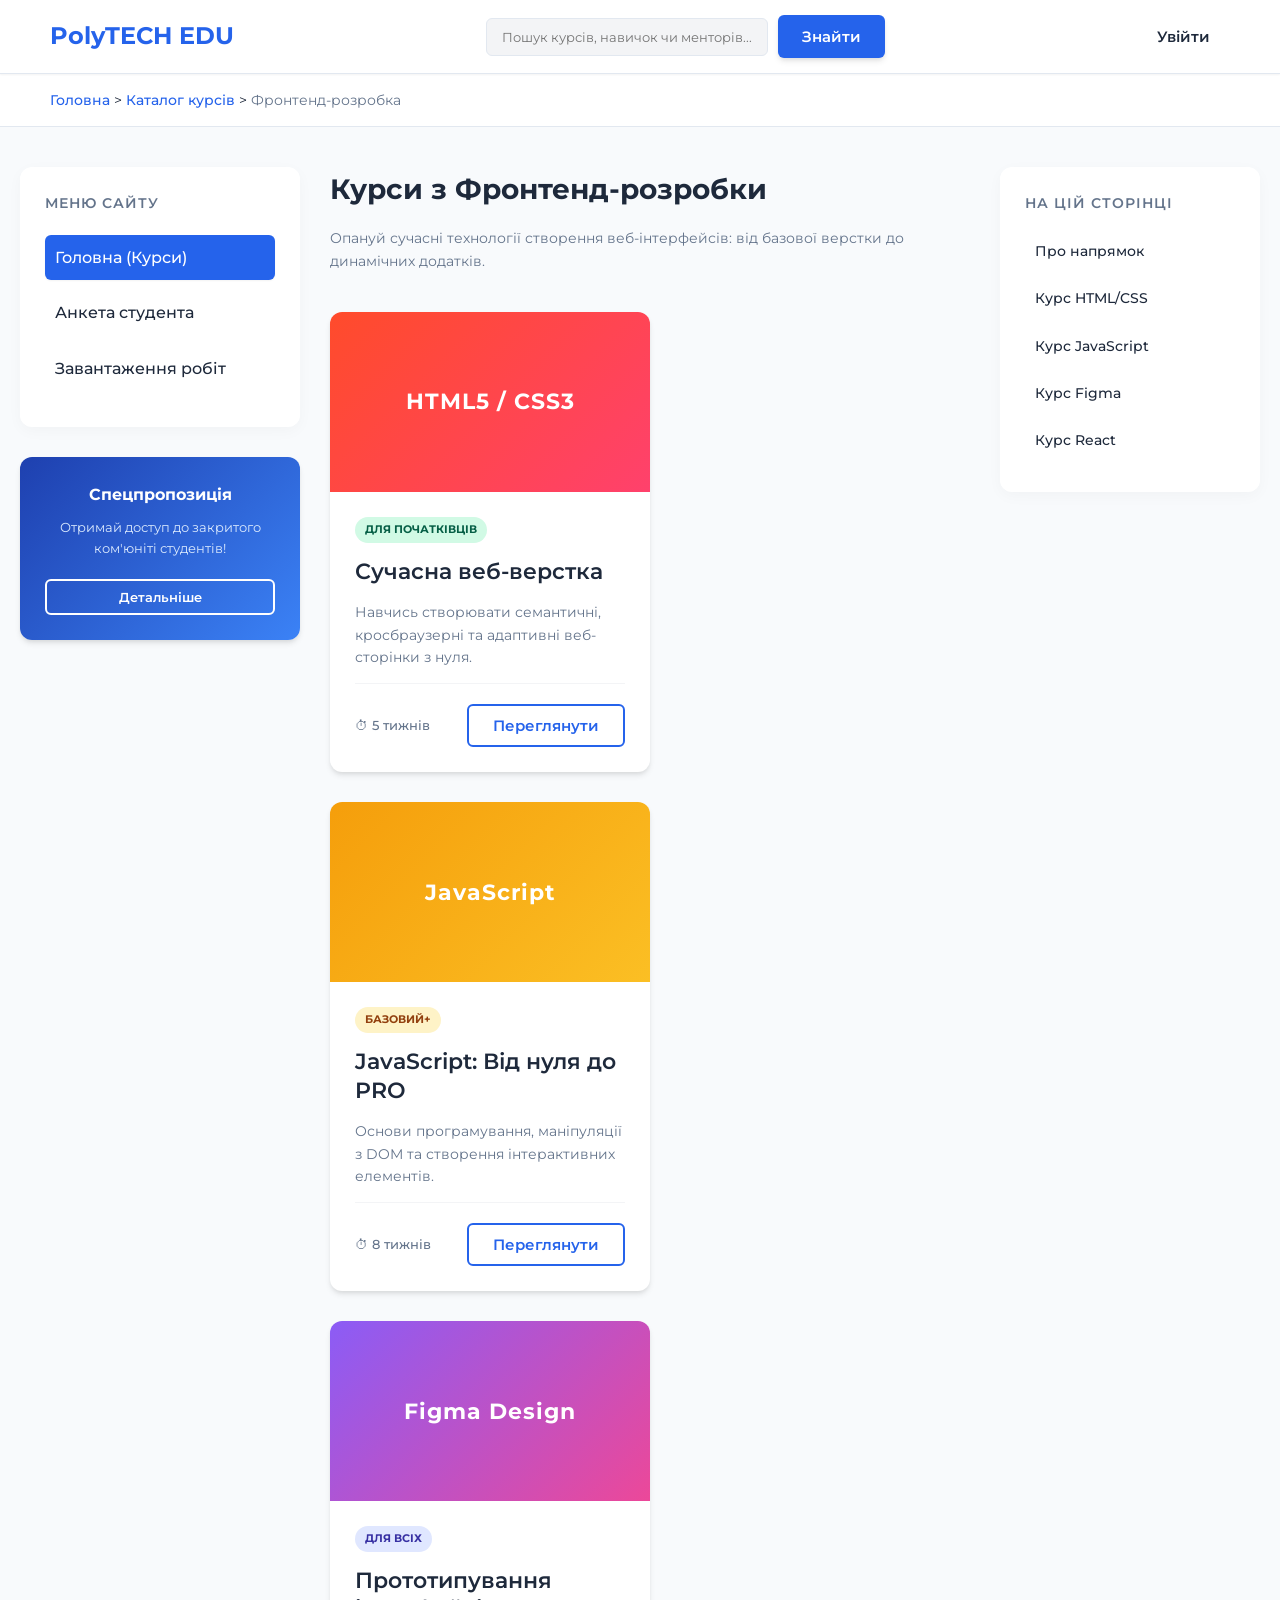
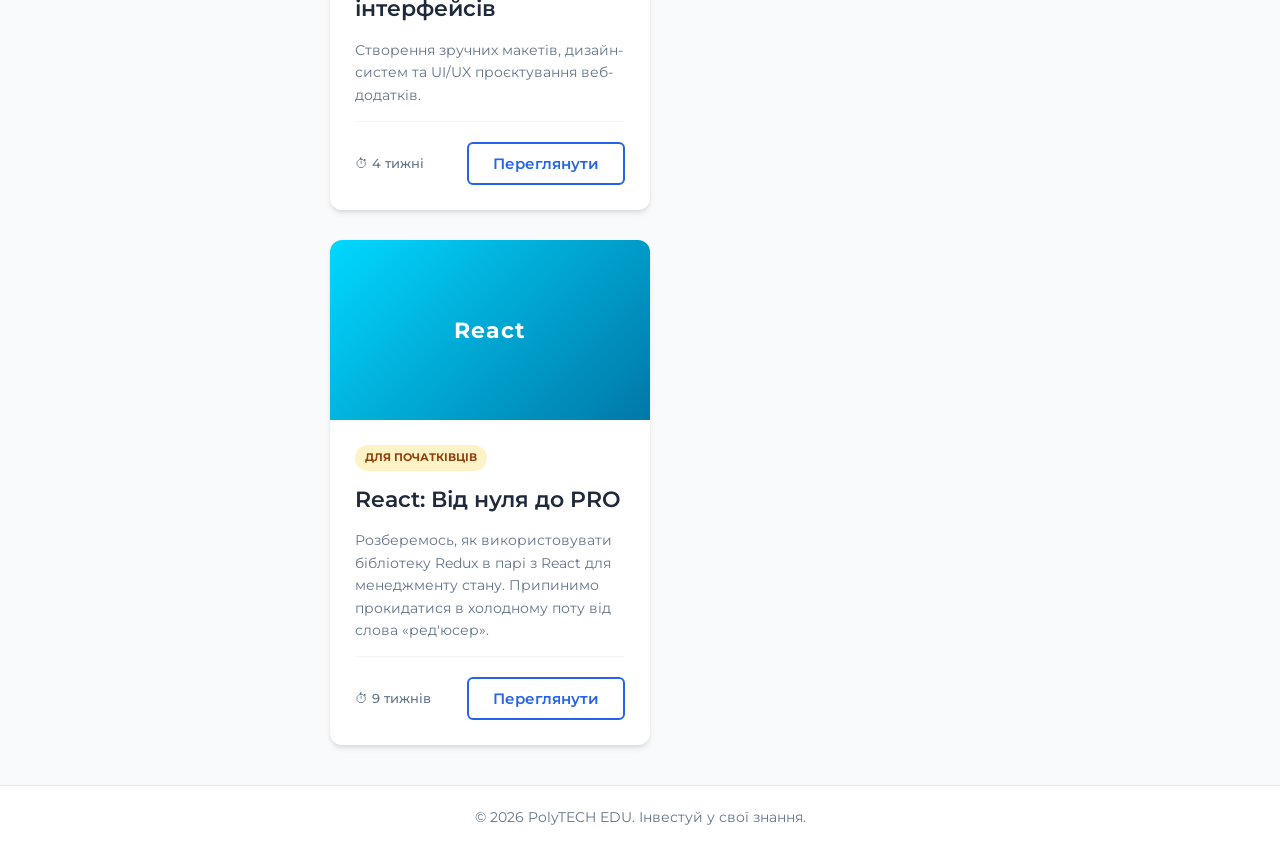
<file: index.html>
<!DOCTYPE html>
<html lang="uk">
<head>
    <meta charset="UTF-8">
    <meta name="viewport" content="width=device-width, initial-scale=1.0">
    <title>PolyTECH EDU - Платформа сучасних знань</title>
    <link rel="preconnect" href="https://fonts.googleapis.com">
    <link rel="preconnect" href="https://fonts.gstatic.com" crossorigin>
    <link href="https://fonts.googleapis.com/css2?family=Montserrat:wght@400;500;600;700&display=swap" rel="stylesheet">
    <link rel="stylesheet" href="style.css">
</head>
<body>

    <header class="site-header">
        <div class="logo">
            <span class="logo-highlight">PolyTECH</span> EDU
        </div>
        <div class="search-bar">
            <input type="text" placeholder="Пошук курсів, навичок чи менторів...">
            <button class="btn-primary">Знайти</button>
        </div>
        <div class="header-actions">
            <button class="btn-text">Увійти</button>
        </div>
    </header>

    <nav class="breadcrumbs">
        <a href="index.html">Головна</a> &gt; <a href="#">Каталог курсів</a> &gt; <span>Фронтенд-розробка</span>
    </nav>

    <div class="main-layout">
        
        <aside class="sidebar">
            <nav class="side-menu">
                <h3>Меню сайту</h3>
                <ul>
                    <li><a href="index.html" class="active">Головна (Курси)</a></li>
                    <li><a href="page2.html">Анкета студента</a></li>
                    <li><a href="page3.html">Завантаження робіт</a></li>
                </ul>
            </nav>

            <div class="promo-box">
                <h4>Спецпропозиція</h4>
                <p>Отримай доступ до закритого ком'юніті студентів!</p>
                <button class="btn-secondary btn-small">Детальніше</button>
            </div>
        </aside>

        <main class="content">
            <div class="content-header" id="top">
                <h1>Курси з Фронтенд-розробки</h1>
                <p>Опануй сучасні технології створення веб-інтерфейсів: від базової верстки до динамічних додатків.</p>
            </div>

            <section class="catalog-grid">
                <article class="product-card" id="html-css">
                    <div class="product-image gradient-html">
                        <span>HTML5 / CSS3</span>
                    </div>
                    <div class="card-body">
                        <span class="badge badge-beginner">Для початківців</span>
                        <h2>Сучасна веб-верстка</h2>
                        <p>Навчись створювати семантичні, кросбраузерні та адаптивні веб-сторінки з нуля.</p>
                        <div class="card-footer">
                            <span class="duration">⏱ 5 тижнів</span>
                            <button class="btn-secondary">Переглянути</button>
                        </div>
                    </div>
                </article>

                <article class="product-card" id="javascript">
                    <div class="product-image gradient-js">
                        <span>JavaScript</span>
                    </div>
                    <div class="card-body">
                        <span class="badge badge-intermediate">Базовий+</span>
                        <h2>JavaScript: Від нуля до PRO</h2>
                        <p>Основи програмування, маніпуляції з DOM та створення інтерактивних елементів.</p>
                        <div class="card-footer">
                            <span class="duration">⏱ 8 тижнів</span>
                            <button class="btn-secondary">Переглянути</button>
                        </div>
                    </div>
                </article>

                 <article class="product-card" id="figma">
                    <div class="product-image gradient-figma">
                        <span>Figma Design</span>
                    </div>
                    <div class="card-body">
                        <span class="badge badge-all">Для всіх</span>
                        <h2>Прототипування інтерфейсів</h2>
                        <p>Створення зручних макетів, дизайн-систем та UI/UX проєктування веб-додатків.</p>
                        <div class="card-footer">
                            <span class="duration">⏱ 4 тижні</span>
                            <button class="btn-secondary">Переглянути</button>
                        </div>
                    </div>
                </article>

                <article class="product-card" id="react">
                    <div class="product-image gradient-english">
                        <span>React</span>
                    </div>
                    <div class="card-body">
                        <span class="badge badge-intermediate">Для початківців</span>
                        <h2>React: Від нуля до PRO</h2>
                        <p>Розберемось, як використовувати бібліотеку Redux в парі з React для менеджменту стану. Припинимо прокидатися в холодному поту від слова «ред'юсер».</p>
                        <div class="card-footer">
                            <span class="duration">⏱ 9 тижнів</span>
                            <button class="btn-secondary">Переглянути</button>
                        </div>
                    </div>
                </article>
            </section>
        </main>

        <aside class="sidebar-right">
            <div class="page-toc">
                <h3>На цій сторінці</h3>
                <ul>
                    <li><a href="#top">Про напрямок</a></li>
                    <li><a href="#html-css">Курс HTML/CSS</a></li>
                    <li><a href="#javascript">Курс JavaScript</a></li>
                    <li><a href="#figma">Курс Figma</a></li>
                    <li><a href="#react">Курс React</a></li>
                </ul>
            </div>
        </aside>

    </div>

    <footer class="site-footer">
        <div class="footer-content">
            <p>© 2026 PolyTECH EDU. Інвестуй у свої знання.</p>
        </div>
    </footer>

</body>
</html>
</file>
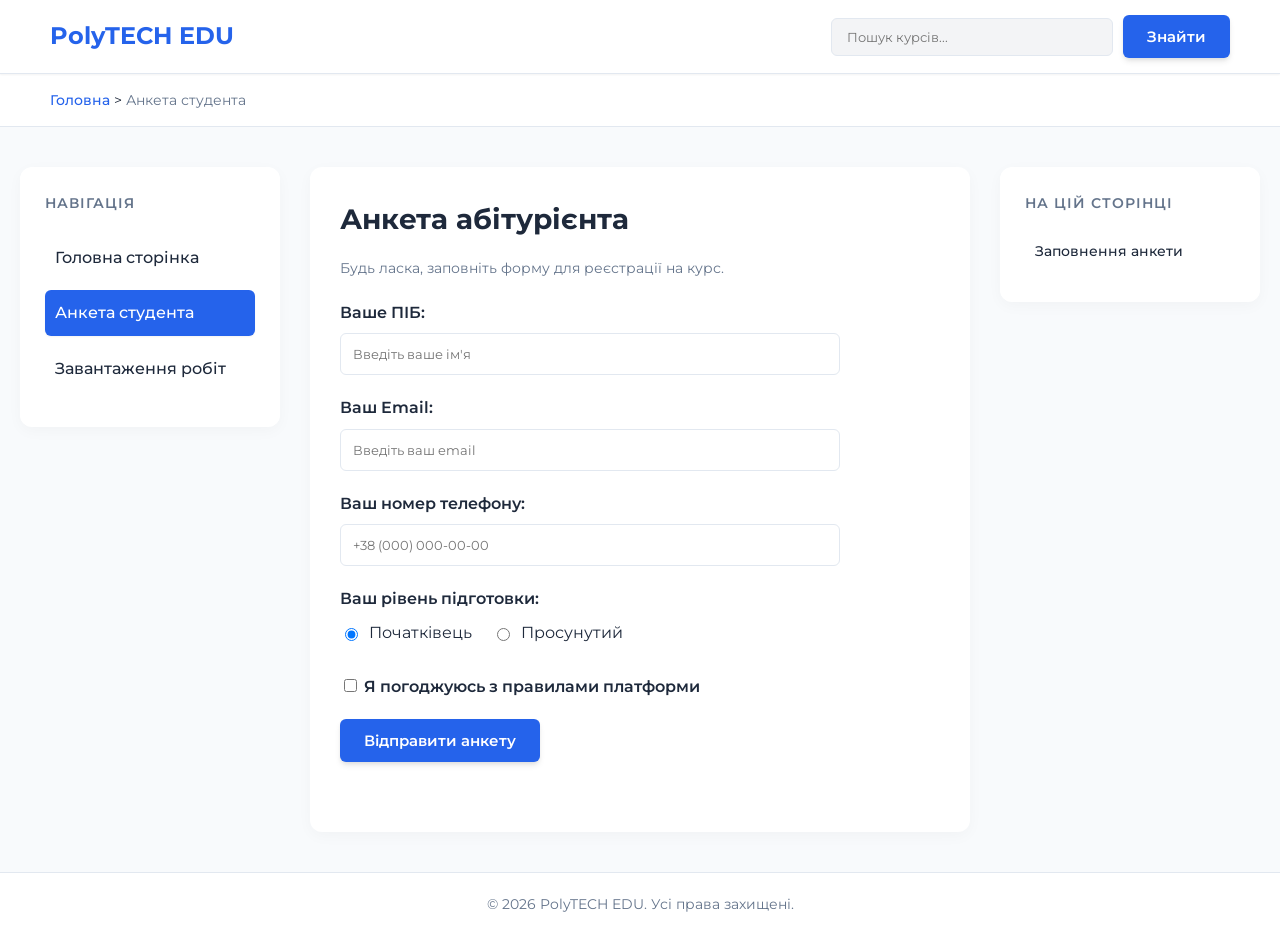
<file: page2.html>
<!DOCTYPE html>
<html lang="uk">
<head>
    <meta charset="UTF-8">
    <title>PolyTECH EDU - Анкета</title>
    <link href="https://fonts.googleapis.com/css2?family=Montserrat:wght@400;500;600;700&display=swap" rel="stylesheet">
    <link rel="stylesheet" href="style.css">
</head>
<body>
    <header class="site-header">
        <div class="logo">PolyTECH EDU</div>
        <div class="search-bar">
            <input type="text" placeholder="Пошук курсів...">
            <button class="btn-primary">Знайти</button>
        </div>
    </header>

    <nav class="breadcrumbs">
        <a href="index.html">Головна</a> &gt; <span>Анкета студента</span>
    </nav>

    <div class="main-layout">
        <aside class="sidebar-left">
            <nav class="side-menu">
                <h3>Навігація</h3>
                <ul>
                    <li><a href="index.html">Головна сторінка</a></li>
                    <li><a href="page2.html" class="active">Анкета студента</a></li>
                    <li><a href="page3.html">Завантаження робіт</a></li>
                </ul>
            </nav>
        </aside>

        <main class="content-main">
            <section id="form-section" class="content-block">
                <h1>Анкета абітурієнта</h1>
                <p>Будь ласка, заповніть форму для реєстрації на курс.</p>
                
                <form class="styled-form" action="#" method="post">
                    <div class="form-group">
                        <label for="username">Ваше ПІБ:</label>
                        <input type="text" id="username" name="username" placeholder="Введіть ваше ім'я">
                    </div>

                    <!-- Додано поле для Email -->
                    <div class="form-group">
                        <label for="email">Ваш Email:</label>
                        <input type="email" id="email" name="email" placeholder="Введіть ваш email" required>
                    </div>

                    <!-- Додано поле для номеру телефону -->
                    <div class="form-group">
                        <label for="phone">Ваш номер телефону:</label>
                        <input type="tel" id="phone" name="phone" placeholder="+38 (000) 000-00-00" required>
                    </div>

                    <div class="form-group">
                        <label>Ваш рівень підготовки:</label>
                        <div class="radio-group">
                            <label><input type="radio" name="level" value="beginner" checked> Початківець</label>
                            <label><input type="radio" name="level" value="advanced"> Просунутий</label>
                        </div>
                    </div>

                    <div class="form-group">
                        <label class="checkbox-label">
                            <input type="checkbox" name="agree" required>
                            Я погоджуюсь з правилами платформи
                        </label>
                    </div>

                    <button type="submit" class="btn-primary">Відправити анкету</button>
                </form>
            </section>
        </main>

        <aside class="sidebar-right">
            <div class="page-toc">
                <h3>На цій сторінці</h3>
                <ul>
                    <li><a href="#form-section">Заповнення анкети</a></li>
                </ul>
            </div>
        </aside>
    </div>

    <footer class="site-footer">
        <p>© 2026 PolyTECH EDU. Усі права захищені.</p>
    </footer>
</body>
</html>
</file>
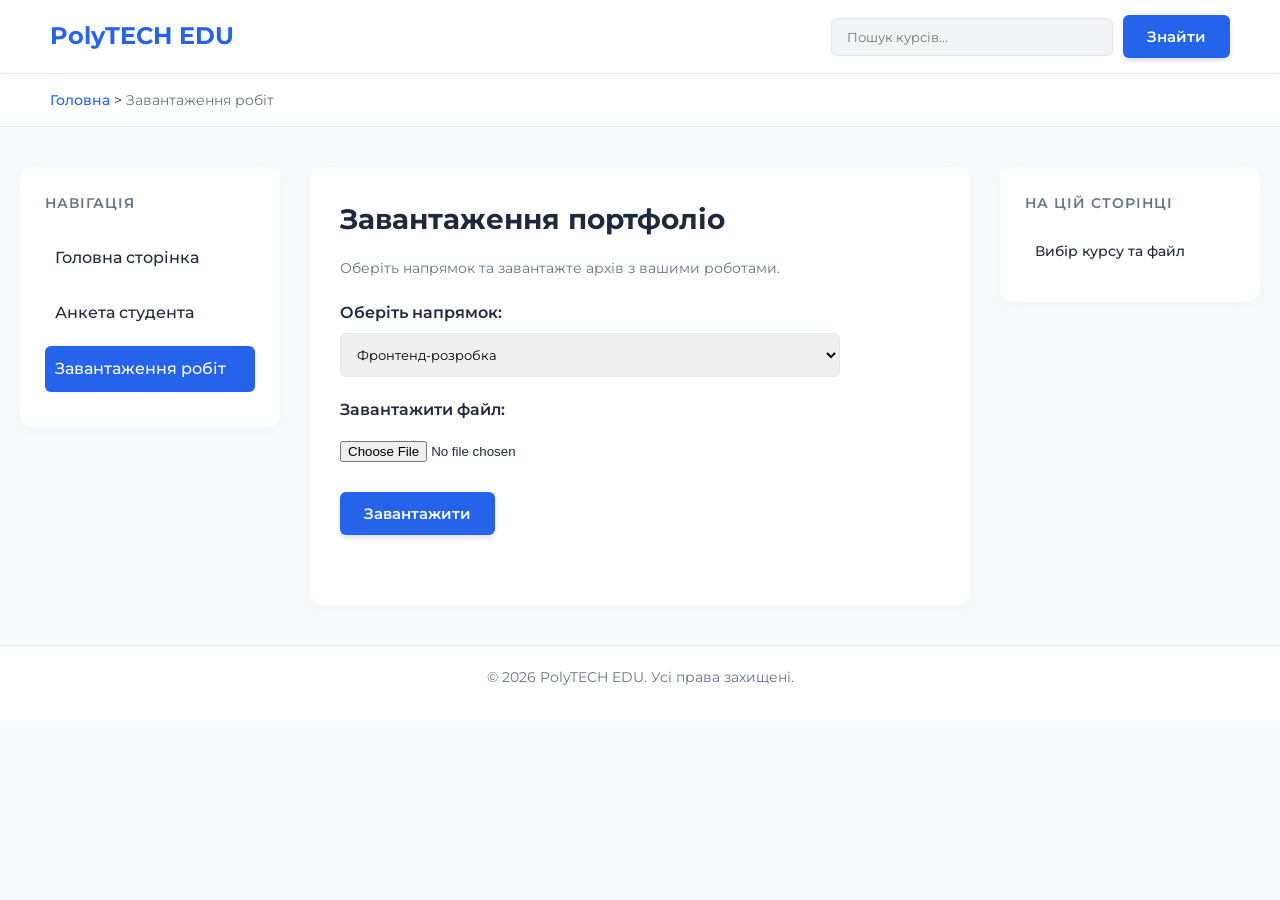
<file: page3.html>
<!DOCTYPE html>
<html lang="uk">
<head>
    <meta charset="UTF-8">
    <title>PolyTECH EDU - Завантаження</title>
    <link href="https://fonts.googleapis.com/css2?family=Montserrat:wght@400;500;600;700&display=swap" rel="stylesheet">
    <link rel="stylesheet" href="style.css">
</head>
<body>
    <header class="site-header">
        <div class="logo">PolyTECH EDU</div>
        <div class="search-bar">
            <input type="text" placeholder="Пошук курсів...">
            <button class="btn-primary">Знайти</button>
        </div>
    </header>

    <nav class="breadcrumbs">
        <a href="index.html">Головна</a> &gt; <span>Завантаження робіт</span>
    </nav>

    <div class="main-layout">
        <aside class="sidebar-left">
            <nav class="side-menu">
                <h3>Навігація</h3>
                <ul>
                    <li><a href="index.html">Головна сторінка</a></li>
                    <li><a href="page2.html">Анкета студента</a></li>
                    <li><a href="page3.html" class="active">Завантаження робіт</a></li>
                </ul>
            </nav>
        </aside>

        <main class="content-main">
            <section id="upload-section" class="content-block">
                <h1>Завантаження портфоліо</h1>
                <p>Оберіть напрямок та завантажте архів з вашими роботами.</p>
                
                <form class="styled-form" action="#" method="post">
                    <div class="form-group">
                        <label for="course">Оберіть напрямок:</label>
                        <select id="course" name="course">
                            <option value="frontend">Фронтенд-розробка</option>
                            <option value="design">Web-дизайн (Figma)</option>
                            <option value="english">Англійська для ІТ</option>
                        </select>
                    </div>

                    <div class="form-group">
                        <label for="file-upload">Завантажити файл:</label>
                        <input type="file" id="file-upload" name="file-upload" class="file-input">
                    </div>

                    <button type="submit" class="btn-primary">Завантажити</button>
                </form>
            </section>
        </main>

        <aside class="sidebar-right">
            <div class="page-toc">
                <h3>На цій сторінці</h3>
                <ul>
                    <li><a href="#upload-section">Вибір курсу та файл</a></li>
                </ul>
            </div>
        </aside>
    </div>

    <footer class="site-footer">
        <p>© 2026 PolyTECH EDU. Усі права захищені.</p>
    </footer>
</body>
</html>
</file>
<file: style.css>
/* --- Дизайн-система: Змінні --- */
:root {
    --primary-color: #2563EB; /* Глибокий синій (сучасний IT колір) */
    --primary-hover: #1D4ED8;
    --secondary-color: #F3F4F6; /* Світло-сірий фон сторінки */
    --accent-color: #F59E0B; /* Янтарний/Помаранчевий для акцентів */
    --text-dark: #1F2937;
    --text-muted: #6B7280;
    --bg-white: #FFFFFF;
    --font-main: 'Montserrat', sans-serif;
    
    /* Тіні для об'ємності */
    --shadow-sm: 0 1px 2px 0 rgba(0, 0, 0, 0.05);
    --shadow-md: 0 4px 6px -1px rgba(0, 0, 0, 0.1), 0 2px 4px -1px rgba(0, 0, 0, 0.06);
    --shadow-lg: 0 10px 15px -3px rgba(0, 0, 0, 0.1), 0 4px 6px -2px rgba(0, 0, 0, 0.05);
    
    /* Радіус заокруглення */
    --radius-md: 8px;
    --radius-lg: 12px;
}

body {
    margin: 0;
    font-family: var(--font-main);
    background-color: var(--secondary-color);
    color: var(--text-dark);
    line-height: 1.6;
}

/* --- Типографіка --- */
h1, h2, h3, h4 {
    margin: 0 0 15px 0;
    color: var(--text-dark);
}

h1 { font-size: 28px; font-weight: 700; }
h2 { font-size: 18px; font-weight: 600; line-height: 1.3; }
h3 { font-size: 16px; font-weight: 600; text-transform: uppercase; letter-spacing: 1px; color: var(--text-muted); margin-bottom: 20px;}
p { color: var(--text-muted); margin: 0 0 15px 0; font-size: 14px;}

/* --- Кнопки --- */
button {
    font-family: var(--font-main);
    cursor: pointer;
    border: none;
    border-radius: var(--radius-md);
    font-size: 15px;
    font-weight: 600;
    transition: all 0.3s ease;
}

.btn-primary {
    background-color: var(--primary-color);
    color: var(--bg-white);
    padding: 12px 28px;
    box-shadow: var(--shadow-md);
}

.btn-primary:hover {
    background-color: var(--primary-hover);
    transform: translateY(-2px);
    box-shadow: var(--shadow-lg);
}

.btn-secondary {
    background-color: transparent;
    color: var(--primary-color);
    border: 2px solid var(--primary-color);
    padding: 10px 24px;
}

.btn-secondary:hover {
    background-color: var(--primary-color);
    color: var(--bg-white);
}

.btn-small {
    padding: 8px 16px;
    font-size: 13px;
}

.btn-text {
    background: none;
    color: var(--text-dark);
    padding: 10px 20px;
}

.btn-text:hover {
    color: var(--primary-color);
}

/* --- Header --- */
.site-header {
    background-color: var(--bg-white);
    padding: 15px 50px;
    display: flex;
    justify-content: space-between;
    align-items: center;
    box-shadow: var(--shadow-sm);
    position: sticky;
    top: 0;
    z-index: 100;
}

.logo {
    font-size: 24px;
    font-weight: 700;
    color: var(--text-dark);
}

.logo-highlight {
    color: var(--primary-color);
}

.search-bar {
    display: flex;
    align-items: center;
}

.search-bar input {
    font-family: var(--font-main);
    padding: 12px 20px;
    width: 350px;
    border: 1px solid #E5E7EB;
    border-radius: var(--radius-md);
    margin-right: 15px;
    background-color: var(--secondary-color);
    transition: border-color 0.3s ease;
}

.search-bar input:focus {
    outline: none;
    border-color: var(--primary-color);
    background-color: var(--bg-white);
}

/* --- Breadcrumbs --- */
.breadcrumbs {
    padding: 15px 50px;
    font-size: 13px;
    background-color: var(--bg-white);
    border-bottom: 1px solid #E5E7EB;
}

.breadcrumbs a {
    color: var(--primary-color);
    text-decoration: none;
    font-weight: 500;
}

.breadcrumbs a:hover {
    text-decoration: underline;
}

.breadcrumbs span {
    color: var(--text-muted);
}

/* --- Основний Layout --- */
.main-layout {
    display: flex;
    max-width: 1400px;
    margin: 0 auto;
    padding: 40px 50px;
    gap: 40px;
}

/* --- Бокове меню (Sidebar) --- */
.sidebar {
    width: 280px;
    flex-shrink: 0;
}

.side-menu {
    background-color: var(--bg-white);
    padding: 30px 25px;
    border-radius: var(--radius-lg);
    box-shadow: var(--shadow-md);
    margin-bottom: 30px;
}

.side-menu ul {
    list-style: none;
    padding: 0;
    margin: 0;
}

.side-menu li {
    margin-bottom: 10px;
}

.side-menu a {
    text-decoration: none;
    color: var(--text-dark);
    display: block;
    padding: 12px 15px;
    border-radius: var(--radius-md);
    font-weight: 500;
    transition: all 0.2s ease;
}

.side-menu a:hover {
    background-color: var(--secondary-color);
    color: var(--primary-color);
    transform: translateX(5px);
}

.side-menu a.active {
    background-color: var(--primary-color);
    color: var(--bg-white);
    box-shadow: var(--shadow-sm);
}

/* Промо блок у сайдбарі */
.promo-box {
    background: linear-gradient(135deg, #1E40AF 0%, #3B82F6 100%);
    padding: 25px;
    border-radius: var(--radius-lg);
    color: var(--bg-white);
    text-align: center;
    box-shadow: var(--shadow-md);
}

.promo-box h4 {
    color: var(--bg-white);
    margin-bottom: 10px;
}

.promo-box p {
    color: #DBEAFE;
    font-size: 13px;
    margin-bottom: 20px;
}

.promo-box .btn-secondary {
    border-color: var(--bg-white);
    color: var(--bg-white);
    width: 100%;
}

.promo-box .btn-secondary:hover {
    background-color: var(--bg-white);
    color: var(--primary-color);
}

/* --- Контентна частина --- */
.content {
    flex-grow: 1;
}

.content-header {
    margin-bottom: 40px;
}

/* --- Сітка карток (Симетричний баланс) --- */
.catalog-grid {
    display: flex;
    justify-content: flex-start; 
    gap: 30px;
    flex-wrap: wrap;
}

/* Картка курсу */
.product-card {
    background-color: var(--bg-white);
    width: 320px;
    border-radius: var(--radius-lg);
    box-shadow: var(--shadow-md);
    overflow: hidden; /* Щоб картинка не вилазила за рамки */
    transition: transform 0.3s ease, box-shadow 0.3s ease;
    display: flex;
    flex-direction: column;
}

.product-card:hover {
    transform: translateY(-8px);
    box-shadow: var(--shadow-lg);
}

/* Зображення з градієнтами */
.product-image {
    height: 180px;
    display: flex;
    align-items: center;
    justify-content: center;
    color: var(--bg-white);
    font-size: 22px;
    font-weight: 700;
    letter-spacing: 1px;
}

.gradient-html { background: linear-gradient(135deg, #FF4B2B 0%, #FF416C 100%); }
.gradient-js { background: linear-gradient(135deg, #F59E0B 0%, #FBBF24 100%); }
.gradient-figma { background: linear-gradient(135deg, #8B5CF6 0%, #EC4899 100%); }
.gradient-english { background: linear-gradient(135deg, #5c78f6 0%, #48bbec 100%); }

.card-body {
    padding: 25px;
    display: flex;
    flex-direction: column;
    flex-grow: 1;
}

/* Бейджі (теги) */
.badge {
    display: inline-block;
    padding: 4px 10px;
    border-radius: 20px;
    font-size: 11px;
    font-weight: 700;
    text-transform: uppercase;
    margin-bottom: 15px;
    align-self: flex-start;
}

.badge-beginner { background-color: #D1FAE5; color: #065F46; }
.badge-intermediate { background-color: #FEF3C7; color: #92400E; }
.badge-all { background-color: #E0E7FF; color: #3730A3; }

/* Низ картки */
.card-footer {
    margin-top: auto;
    padding-top: 20px;
    border-top: 1px solid #F3F4F6;
    display: flex;
    justify-content: space-between;
    align-items: center;
}

.duration {
    font-size: 13px;
    color: var(--text-muted);
    font-weight: 500;
}

/* --- Footer --- */
.site-footer {
    background-color: var(--text-dark);
    color: #9CA3AF;
    padding: 40px 50px;
    text-align: center;
    margin-top: 60px;
}
/* --- Права колонка (Зміст сторінки) --- */
.sidebar-right {
    width: 250px;
    flex-shrink: 0;
}

.page-toc {
    background-color: #FFFFFF; /* або var(--bg-white) якщо використовуєш змінні */
    padding: 25px;
    border-radius: 12px; /* var(--radius-lg) */
    box-shadow: 0 4px 6px -1px rgba(0, 0, 0, 0.1); /* var(--shadow-md) */
    position: sticky;
    top: 90px;
}

.page-toc h3 {
    margin-top: 0;
    font-size: 14px;
    text-transform: uppercase;
    color: #6B7280; /* var(--text-muted) */
    margin-bottom: 15px;
}

.page-toc ul {
    list-style: none;
    padding: 0;
    margin: 0;
}

.page-toc a {
    text-decoration: none;
    color: #1F2937; /* var(--text-dark) */
    display: block;
    padding: 8px 0;
    font-size: 14px;
    font-weight: 500;
    transition: color 0.2s;
}

.page-toc a:hover {
    color: #2563EB; /* var(--primary-color) */
}

/* Колір градієнта для твоєї картки React */
.gradient-english { 
    background: linear-gradient(135deg, #00d8ff 0%, #0078a8 100%); 
}
:root {
    --primary-color: #2563EB;
    --primary-hover: #1D4ED8;
    --bg-color: #F8FAFC;
    --white: #FFFFFF;
    --text-dark: #1E293B;
    --text-muted: #64748B;
    --border-color: #E2E8F0;
    --font-main: 'Montserrat', sans-serif;
}

body {
    margin: 0;
    font-family: var(--font-main);
    background-color: var(--bg-color);
    color: var(--text-dark);
    line-height: 1.6;
}

/* --- Хедер та Навігація --- */
.site-header {
    background-color: var(--white);
    padding: 15px 50px;
    display: flex;
    justify-content: space-between;
    align-items: center;
    border-bottom: 1px solid var(--border-color);
}

.logo {
    font-size: 24px;
    font-weight: 700;
    color: var(--primary-color);
}

.search-bar input {
    padding: 10px 15px;
    width: 250px;
    border: 1px solid var(--border-color);
    border-radius: 6px;
    margin-right: 10px;
    font-family: var(--font-main);
}

.breadcrumbs {
    padding: 15px 50px;
    font-size: 14px;
    background-color: var(--white);
    border-bottom: 1px solid var(--border-color);
}

.breadcrumbs a { color: var(--primary-color); text-decoration: none; }
.breadcrumbs span { color: var(--text-muted); }

/* --- Кнопки --- */
button {
    font-family: var(--font-main);
    cursor: pointer;
    border: none;
    border-radius: 6px;
    font-size: 15px;
    font-weight: 600;
    transition: 0.3s;
}

.btn-primary {
    background-color: var(--primary-color);
    color: var(--white);
    padding: 12px 24px;
}

.btn-primary:hover {
    background-color: var(--primary-hover);
}

/* --- ТРИКОЛОННИЙ МАКЕТ --- */
.main-layout {
    display: flex;
    justify-content: space-between;
    gap: 30px;
    max-width: 1300px;
    margin: 40px auto;
    padding: 0 20px;
}

/* Ліва та Права колонки */
.sidebar-left, .sidebar-right {
    flex: 0 0 260px; /* Фіксована ширина 260px */
}

/* Центральна колонка */
.content-main {
    flex: 1; /* Займає весь вільний простір */
    background: var(--white);
    padding: 30px;
    border-radius: 12px;
    box-shadow: 0 4px 15px rgba(0,0,0,0.03);
}

/* --- Оформлення блоків меню --- */
.side-menu, .page-toc {
    background-color: var(--white);
    padding: 25px;
    border-radius: 12px;
    box-shadow: 0 4px 15px rgba(0,0,0,0.03);
    position: sticky;
    top: 20px;
}

.side-menu h3, .page-toc h3 {
    margin-top: 0;
    color: var(--text-muted);
    font-size: 14px;
    text-transform: uppercase;
}

.side-menu ul, .page-toc ul {
    list-style: none;
    padding: 0;
    margin: 0;
}

.side-menu a, .page-toc a {
    text-decoration: none;
    color: var(--text-dark);
    display: block;
    padding: 10px;
    border-radius: 6px;
    margin-bottom: 5px;
    transition: 0.2s;
}

.side-menu a:hover, .page-toc a:hover {
    background-color: var(--bg-color);
    color: var(--primary-color);
}

.side-menu a.active {
    background-color: var(--primary-color);
    color: var(--white);
}

/* --- Контент та Групування --- */
.content-block {
    margin-bottom: 40px;
}

h1 { font-size: 28px; margin-top: 0; }
h2 { font-size: 22px; }

.image-placeholder {
    background-color: #E2E8F0;
    height: 200px;
    display: flex;
    align-items: center;
    justify-content: center;
    border-radius: 8px;
    color: var(--text-muted);
    margin: 20px 0;
}

.features-grid {
    display: flex;
    gap: 20px;
}

.feature-item {
    flex: 1;
    background-color: var(--bg-color);
    padding: 20px;
    border-radius: 8px;
    text-align: center;
}

/* --- Стилізація Форм (Анкета та Завантаження) --- */
.styled-form {
    max-width: 500px;
    margin-top: 20px;
}

.form-group {
    margin-bottom: 20px;
}

.form-group label {
    display: block;
    font-weight: 600;
    margin-bottom: 8px;
}

.styled-form input[type="text"], 
.styled-form input[type="email"], 
.styled-form input[type="tel"], 
.styled-form select {
    width: 100%;
    padding: 12px;
    border: 1px solid var(--border-color);
    border-radius: 6px;
    font-family: var(--font-main);
    box-sizing: border-box;
}
.radio-group {
    display: flex;
    gap: 20px;
}

.radio-group label, .checkbox-label {
    font-weight: 400;
    display: flex;
    align-items: center;
    gap: 8px;
    cursor: pointer;
}

.file-input {
    padding: 10px 0;
}

/* --- Footer --- */
.site-footer {
    text-align: center;
    padding: 20px;
    background-color: var(--white);
    border-top: 1px solid var(--border-color);
    margin-top: 40px;
}
</file>
